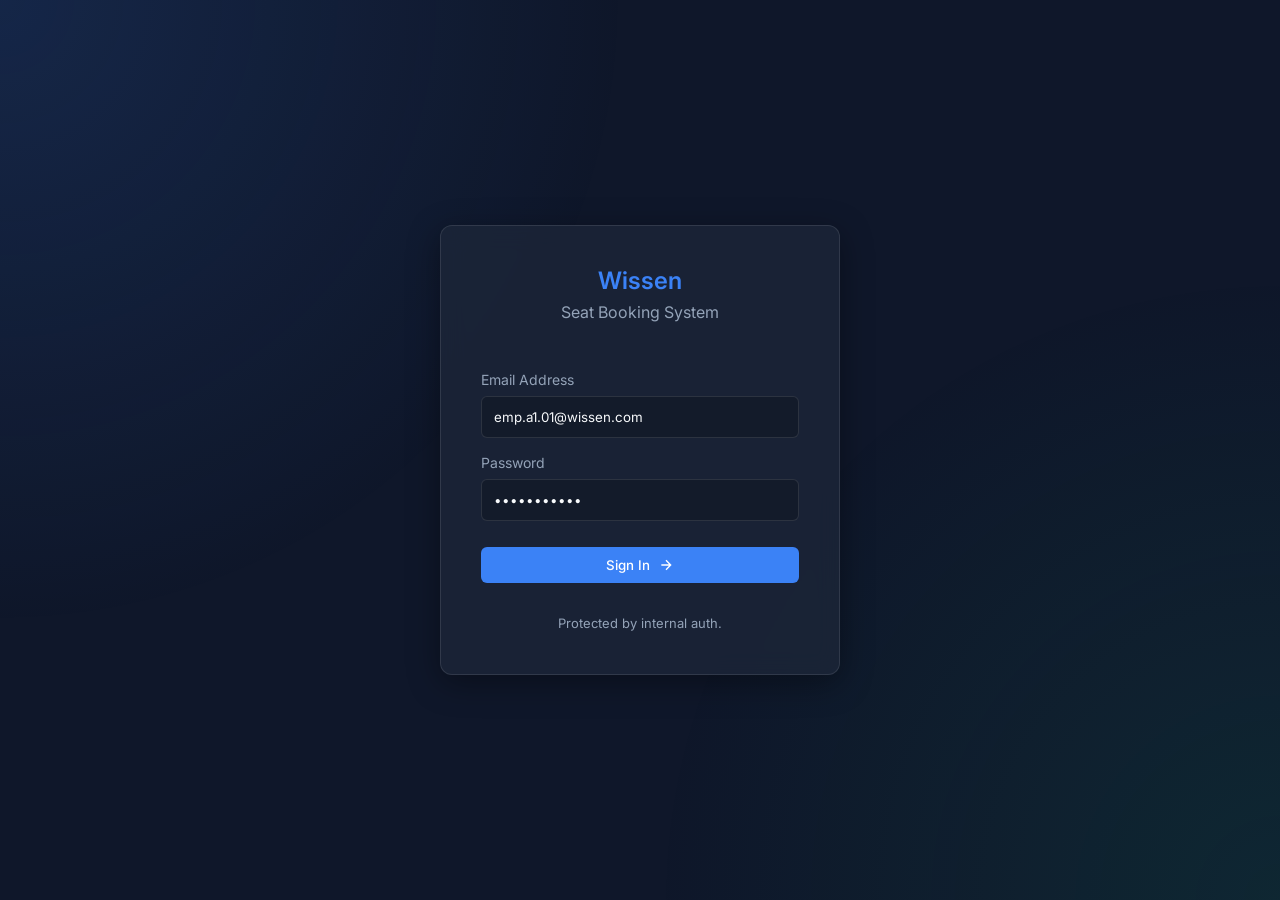
<file: frontend/index.html>
<!DOCTYPE html>
<html lang="en">
<head>
    <meta charset="UTF-8">
    <meta name="viewport" content="width=device-width, initial-scale=1.0">
    <title>Login - Wissen Seat Booking</title>
    <!-- Add SEO Meta Tags -->
    <meta name="description" content="Secure portal to the Wissen Seat Booking System for managing your hybrid-work schedule.">
    <link rel="stylesheet" href="css/style.css">
</head>
<body>
    <div class="bg-layer"></div>
    
    <div class="login-container">
        <div class="glass-panel login-card">
            <div class="login-header">
                <h1 class="text-brand">Wissen</h1>
                <p>Seat Booking System</p>
            </div>
            
            <form id="loginForm" class="mt-4">
                <div class="input-group mb-4">
                    <label for="email">Email Address</label>
                    <input type="email" id="email" name="email" value="emp.a1.01@wissen.com" required placeholder="name@wissen.com">
                </div>
                
                <div class="input-group mb-4">
                    <label for="password">Password</label>
                    <input type="password" id="password" name="password" value="password123" required placeholder="••••••••">
                </div>
                
                <button type="submit" id="loginBtn" style="width: 100%; margin-top: 10px;">
                    Sign In
                    <svg width="16" height="16" viewBox="0 0 24 24" fill="none" stroke="currentColor" stroke-width="2">
                        <path d="M5 12h14m-7-7l7 7-7 7"/>
                    </svg>
                </button>
            </form>
            
            <div style="text-align: center; font-size: 13px; color: var(--text-secondary); margin-top: 10px;">
                <p>Protected by internal auth.</p>
            </div>
        </div>
    </div>

    <div id="toast-container"></div>

    <script src="js/api.js"></script>
    <script>
        // Redirect if already logged in
        if (API.isAuthenticated()) {
            window.location.href = 'dashboard.html';
        }

        document.getElementById('loginForm').addEventListener('submit', async (e) => {
            e.preventDefault();
            const btn = document.getElementById('loginBtn');
            const email = document.getElementById('email').value;
            const password = document.getElementById('password').value;
            
            btn.disabled = true;
            btn.innerHTML = 'Signing in...';
            
            try {
                const res = await API.login(email, password);
                API.showToast('Login successful! Redirecting...', 'success');
                setTimeout(() => {
                    window.location.href = res.employee.role === 'ADMIN' ? 'admin.html' : 'dashboard.html';
                }, 800);
            } catch (err) {
                API.showToast(err.message || 'Invalid credentials', 'error');
                btn.disabled = false;
                btn.innerHTML = 'Sign In <svg width="16" height="16" viewBox="0 0 24 24" fill="none" stroke="currentColor" stroke-width="2"><path d="M5 12h14m-7-7l7 7-7 7"/></svg>';
            }
        });
    </script>
</body>
</html>
</file>
<file: frontend/css/style.css>
@import url('https://fonts.googleapis.com/css2?family=Inter:wght@300;400;500;600;700&display=swap');

:root {
    --bg-primary: #0f172a;
    --bg-secondary: #1e293b;
    --bg-accent: rgba(30, 41, 59, 0.7);
    --text-primary: #f8fafc;
    --text-secondary: #94a3b8;
    --brand: #3b82f6;
    --brand-hover: #2563eb;
    --brand-glow: rgba(59, 130, 246, 0.5);
    
    --success: #10b981;
    --warning: #f59e0b;
    --danger: #ef4444;
    --info: #0ea5e9;
    
    --border: rgba(255, 255, 255, 0.1);
    --border-hover: rgba(255, 255, 255, 0.2);
    
    --radius-sm: 6px;
    --radius-md: 12px;
    --radius-lg: 20px;
    
    --shadow-glass: 0 8px 32px 0 rgba(0, 0, 0, 0.37);
    --blur-glass: blur(12px);
    
    --transition: 0.3s ease-in-out;
}

* {
    margin: 0;
    padding: 0;
    box-sizing: border-box;
    font-family: 'Inter', sans-serif;
}

body {
    background-color: var(--bg-primary);
    color: var(--text-primary);
    min-height: 100vh;
    display: flex;
    flex-direction: column;
    overflow-x: hidden;
}

/* Background Gradients */
.bg-layer {
    position: fixed;
    top: 0;
    left: 0;
    width: 100vw;
    height: 100vh;
    z-index: -1;
    overflow: hidden;
    background: radial-gradient(circle at top left, rgba(59, 130, 246, 0.15) 0%, transparent 40%),
                radial-gradient(circle at bottom right, rgba(16, 185, 129, 0.1) 0%, transparent 40%);
}

/* Glassmorphism Classes */
.glass-panel {
    background: var(--bg-accent);
    backdrop-filter: var(--blur-glass);
    -webkit-backdrop-filter: var(--blur-glass);
    border: 1px solid var(--border);
    border-radius: var(--radius-md);
    box-shadow: var(--shadow-glass);
}

/* Typography */
h1, h2, h3, h4 { color: var(--text-primary); font-weight: 600; }
p { color: var(--text-secondary); line-height: 1.6; }

/* Buttons & Inputs */
button {
    background: var(--brand);
    color: white;
    border: none;
    padding: 10px 20px;
    border-radius: var(--radius-sm);
    font-weight: 500;
    cursor: pointer;
    transition: var(--transition);
    display: inline-flex;
    align-items: center;
    justify-content: center;
    gap: 8px;
}

button:hover {
    background: var(--brand-hover);
    box-shadow: 0 0 15px var(--brand-glow);
    transform: translateY(-2px);
}

button:disabled {
    opacity: 0.6;
    cursor: not-allowed;
    transform: none;
    box-shadow: none;
}

button.btn-outline {
    background: transparent;
    border: 1px solid var(--border);
}

button.btn-outline:hover {
    border-color: var(--brand);
    background: rgba(59, 130, 246, 0.1);
}

button.btn-danger {
    background: var(--danger);
}
button.btn-danger:hover {
    background: #dc2626;
    box-shadow: 0 0 15px rgba(239, 68, 68, 0.5);
}

input, select {
    width: 100%;
    padding: 12px;
    background: rgba(0, 0, 0, 0.2);
    border: 1px solid var(--border);
    color: var(--text-primary);
    border-radius: var(--radius-sm);
    transition: var(--transition);
    outline: none;
}

input:focus, select:focus {
    border-color: var(--brand);
    box-shadow: 0 0 0 3px rgba(59, 130, 246, 0.2);
}

/* Utilities */
.text-brand { color: var(--brand); }
.text-danger { color: var(--danger); }
.text-success { color: var(--success); }
.text-warning { color: var(--warning); }

.flex-center { display: flex; align-items: center; justify-content: center; }
.flex-between { display: flex; align-items: center; justify-content: space-between; }
.mt-4 { margin-top: 1rem; }
.mb-4 { margin-bottom: 1rem; }
.mb-2 { margin-bottom: 0.5rem; }

/* Login Page Specific */
.login-container {
    height: 100vh;
    display: flex;
    align-items: center;
    justify-content: center;
    padding: 20px;
}

.login-card {
    width: 100%;
    max-width: 400px;
    padding: 40px;
    display: flex;
    flex-direction: column;
    gap: 20px;
    animation: fadeIn 0.5s ease-out;
}

.login-header {
    text-align: center;
    margin-bottom: 10px;
}

.login-header h1 {
    font-size: 24px;
    margin-bottom: 5px;
}

.input-group {
    display: flex;
    flex-direction: column;
    gap: 8px;
}

.input-group label {
    font-size: 14px;
    color: var(--text-secondary);
}

/* Dashboard Specific */
.app-header {
    padding: 15px 30px;
    display: flex;
    justify-content: space-between;
    align-items: center;
    border-bottom: 1px solid var(--border);
    background: rgba(15, 23, 42, 0.8);
    backdrop-filter: blur(10px);
    position: sticky;
    top: 0;
    z-index: 100;
}

.user-profile {
    display: flex;
    align-items: center;
    gap: 15px;
}

.avatar {
    width: 40px;
    height: 40px;
    border-radius: 50%;
    background: linear-gradient(135deg, var(--brand), var(--info));
    display: flex;
    align-items: center;
    justify-content: center;
    font-weight: 600;
    font-size: 16px;
}

.container {
    max-width: 1200px;
    margin: 0 auto;
    padding: 30px;
    width: 100%;
}

.dashboard-grid {
    display: grid;
    grid-template-columns: 300px 1fr;
    gap: 30px;
    margin-top: 20px;
}

@media (max-width: 768px) {
    .dashboard-grid { grid-template-columns: 1fr; }
}

/* Sidebar Info Cards */
.info-card {
    padding: 20px;
    margin-bottom: 20px;
}

.info-item {
    display: flex;
    justify-content: space-between;
    padding: 12px 0;
    border-bottom: 1px solid var(--border);
}
.info-item:last-child {
    border-bottom: none;
    padding-bottom: 0;
}

.info-label { color: var(--text-secondary); font-size: 14px; }
.info-val { font-weight: 500; font-size: 15px; }

/* Weekly Schedule View */
.week-container {
    display: grid;
    grid-template-columns: repeat(5, 1fr);
    gap: 15px;
}

@media (max-width: 1024px) {
    .week-container { grid-template-columns: repeat(3, 1fr); }
}
@media (max-width: 640px) {
    .week-container { grid-template-columns: 1fr; }
}

.day-card {
    padding: 20px;
    display: flex;
    flex-direction: column;
    gap: 15px;
    transition: var(--transition);
}

.day-card:hover {
    transform: translateY(-5px);
    border-color: rgba(255,255,255,0.3);
}

.day-header {
    text-align: center;
    padding-bottom: 10px;
    border-bottom: 1px solid var(--border);
}

.day-date {
    font-size: 12px;
    color: var(--text-secondary);
    margin-top: 4px;
}

.day-status {
    flex-grow: 1;
    display: flex;
    flex-direction: column;
    gap: 10px;
    align-items: center;
    justify-content: center;
    text-align: center;
}

.status-badge {
    padding: 6px 12px;
    border-radius: 20px;
    font-size: 12px;
    font-weight: 600;
}

.badge-office { background: rgba(16, 185, 129, 0.2); color: var(--success); border: 1px solid rgba(16, 185, 129, 0.3); }
.badge-remote { background: rgba(59, 130, 246, 0.2); color: var(--brand); border: 1px solid rgba(59, 130, 246, 0.3); }
.badge-holiday { background: rgba(245, 158, 11, 0.2); color: var(--warning); border: 1px solid rgba(245, 158, 11, 0.3); }
.badge-leave { background: rgba(239, 68, 68, 0.2); color: var(--danger); border: 1px solid rgba(239, 68, 68, 0.3); }

/* Seat Block */
.seat-block {
    background: rgba(0, 0, 0, 0.2);
    border: 1px dashed var(--border);
    border-radius: 8px;
    padding: 10px;
    text-align: center;
    font-size: 13px;
    display: flex;
    flex-direction: column;
    gap: 5px;
}

.actions {
    display: flex;
    gap: 10px;
    margin-top: auto;
}
.actions button {
    flex: 1;
    font-size: 12px;
    padding: 8px;
}

/* Animations */
@keyframes fadeIn {
    from { opacity: 0; transform: translateY(10px); }
    to { opacity: 1; transform: translateY(0); }
}

/* Toasts */
#toast-container {
    position: fixed;
    bottom: 20px;
    right: 20px;
    display: flex;
    flex-direction: column;
    gap: 10px;
    z-index: 9999;
}

.toast {
    background: var(--bg-secondary);
    color: white;
    padding: 15px 20px;
    border-radius: 8px;
    box-shadow: 0 4px 12px rgba(0,0,0,0.5);
    border-left: 4px solid var(--brand);
    animation: fadeIn 0.3s ease-out;
    max-width: 300px;
}
.toast.error { border-left-color: var(--danger); }
.toast.success { border-left-color: var(--success); }
</file>
